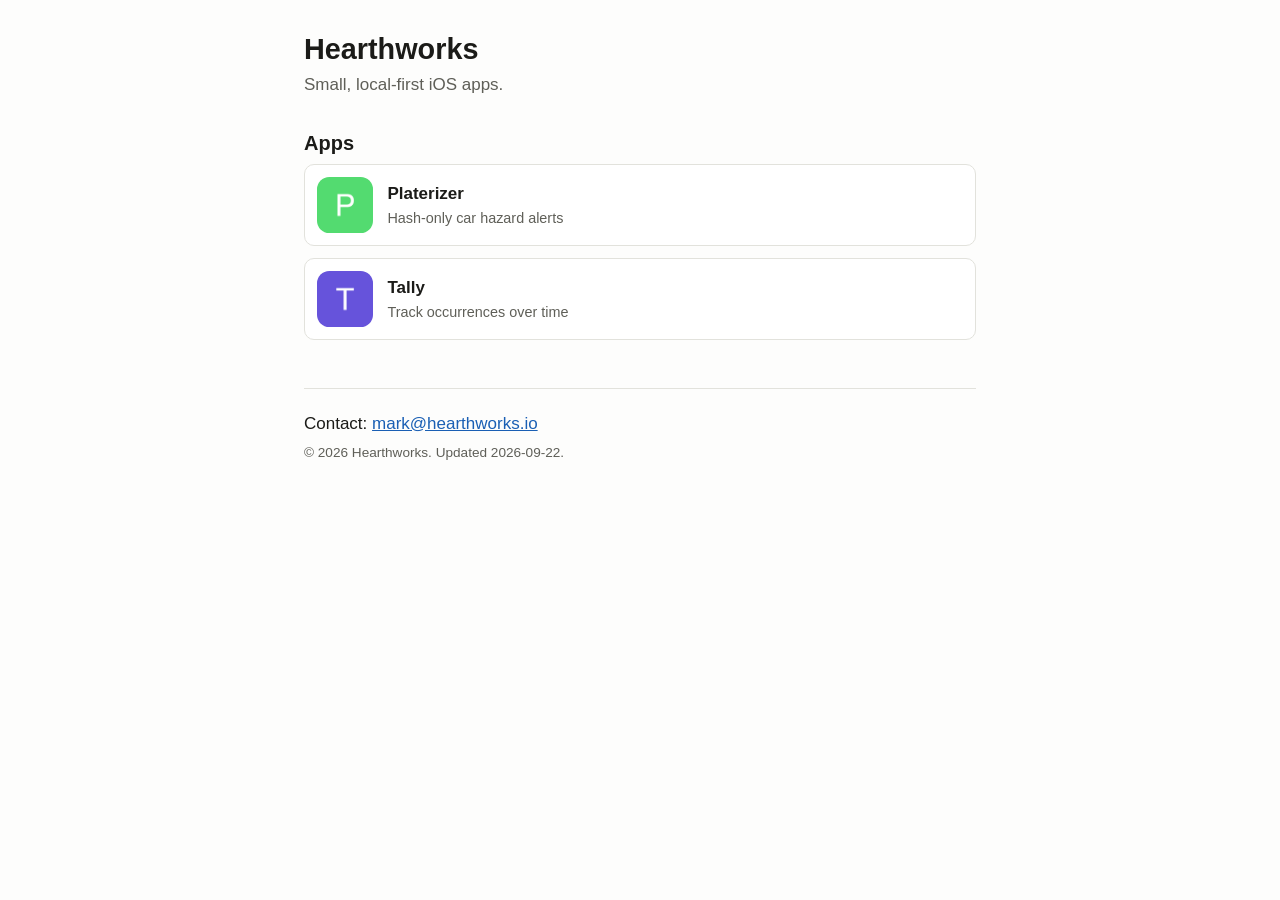
<file: index.html>
<!doctype html>
<html lang="en">
<head>
<meta charset="utf-8">
<meta name="viewport" content="width=device-width, initial-scale=1">
<title>Hearthworks</title>
<meta name="description" content="iOS apps by Hearthworks.">
<link rel="stylesheet" href="style.css">
</head>
<body>
<header>
<h1>Hearthworks</h1>
<p class="tagline">Small, local-first iOS apps.</p>
</header>
<main>
<h2>Apps</h2>
<ul class="apps">
<li><a href="plate-probe/"><img src="plate-probe/icon.png" alt="" width="56" height="56"><span><span class="name">Platerizer</span><span class="sub">Hash-only car hazard alerts</span></span></a></li>
<li><a href="tally/"><img src="tally/icon.png" alt="" width="56" height="56"><span><span class="name">Tally</span><span class="sub">Track occurrences over time</span></span></a></li>
</ul>
</main>
<footer>

<p>Contact: <a href="mailto:mark@hearthworks.io">mark@hearthworks.io</a></p>
<p class="fine">&copy; 2026 Hearthworks. Updated 2026-09-22.</p>
</footer>
</body>
</html>
</file>
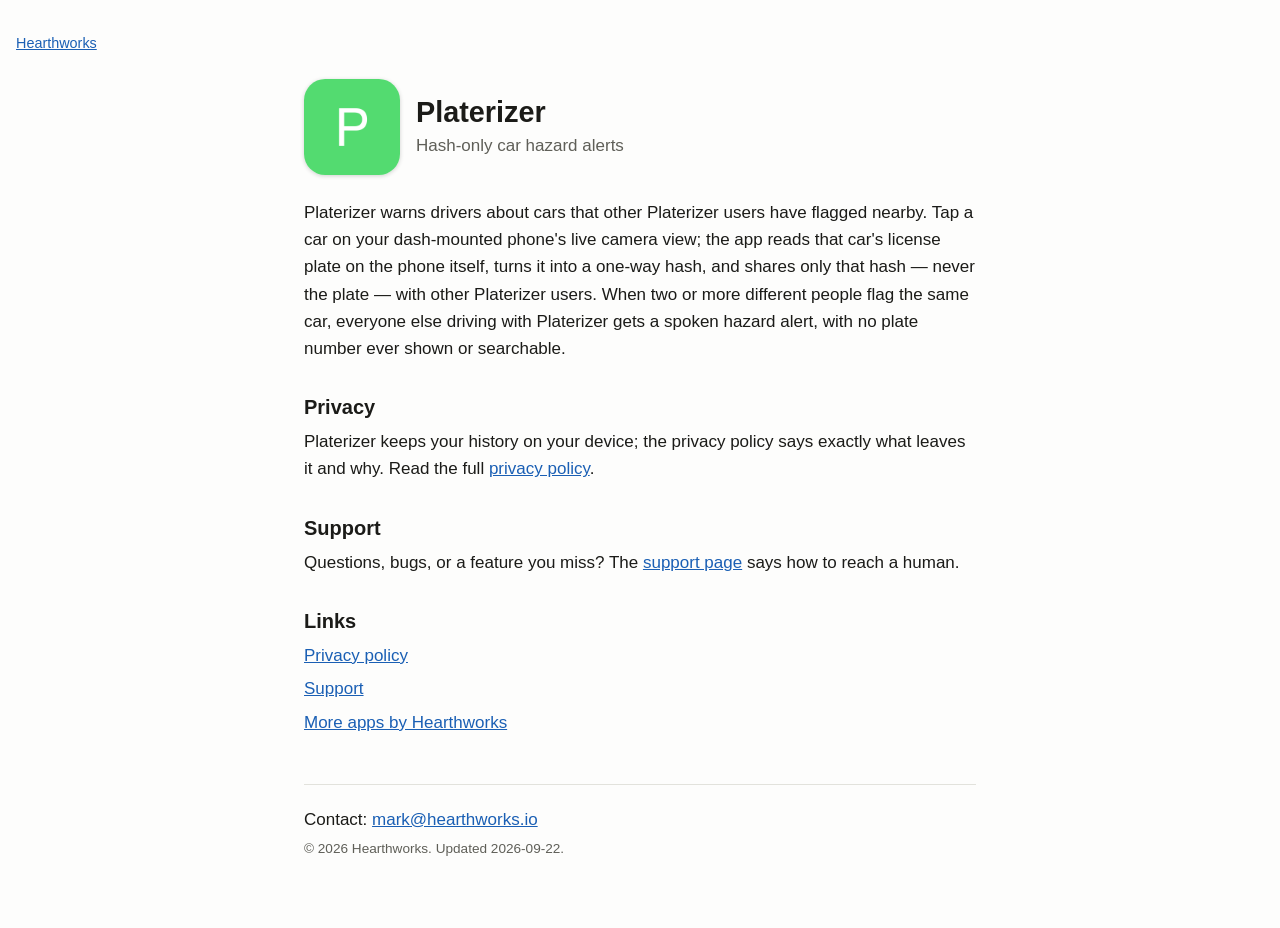
<file: plate-probe/index.html>
<!doctype html>
<html lang="en">
<head>
<meta charset="utf-8">
<meta name="viewport" content="width=device-width, initial-scale=1">
<title>Platerizer — Hearthworks</title>
<meta name="description" content="Platerizer warns drivers about cars that other Platerizer users have flagged nearby. Tap a car on your dash-mounted phone&#x27;s live camera view; the app reads that car&#x27;s license plate">
<link rel="stylesheet" href="../style.css">
</head>
<body>
<p class="nav"><a href="../">Hearthworks</a></p>
<header class="app-header">
<img class="icon" src="icon.png" alt="Platerizer app icon" width="96" height="96">
<div>
<h1>Platerizer</h1>
<p class="tagline">Hash-only car hazard alerts</p>
</div>
</header>
<main>
<p>Platerizer warns drivers about cars that other Platerizer users have flagged nearby. Tap a car on your dash-mounted phone's live camera view; the app reads that car's license plate on the phone itself, turns it into a one-way hash, and shares only that hash — never the plate — with other Platerizer users. When two or more different people flag the same car, everyone else driving with Platerizer gets a spoken hazard alert, with no plate number ever shown or searchable.</p>
<h2>Privacy</h2>
<p>Platerizer keeps your history on your device; the privacy policy says exactly what leaves it and why. Read the full
<a href="privacy.html">privacy policy</a>.</p>
<h2>Support</h2>
<p>Questions, bugs, or a feature you miss? The <a href="support.html">support page</a> says how to
reach a human.</p>
<h2>Links</h2>
<ul class="links">
<li><a href="privacy.html">Privacy policy</a></li>
<li><a href="support.html">Support</a></li>
<li><a href="../">More apps by Hearthworks</a></li>
</ul>
</main>
<footer>

<p>Contact: <a href="mailto:mark@hearthworks.io">mark@hearthworks.io</a></p>
<p class="fine">&copy; 2026 Hearthworks. Updated 2026-09-22.</p>
</footer>
</body>
</html>
</file>
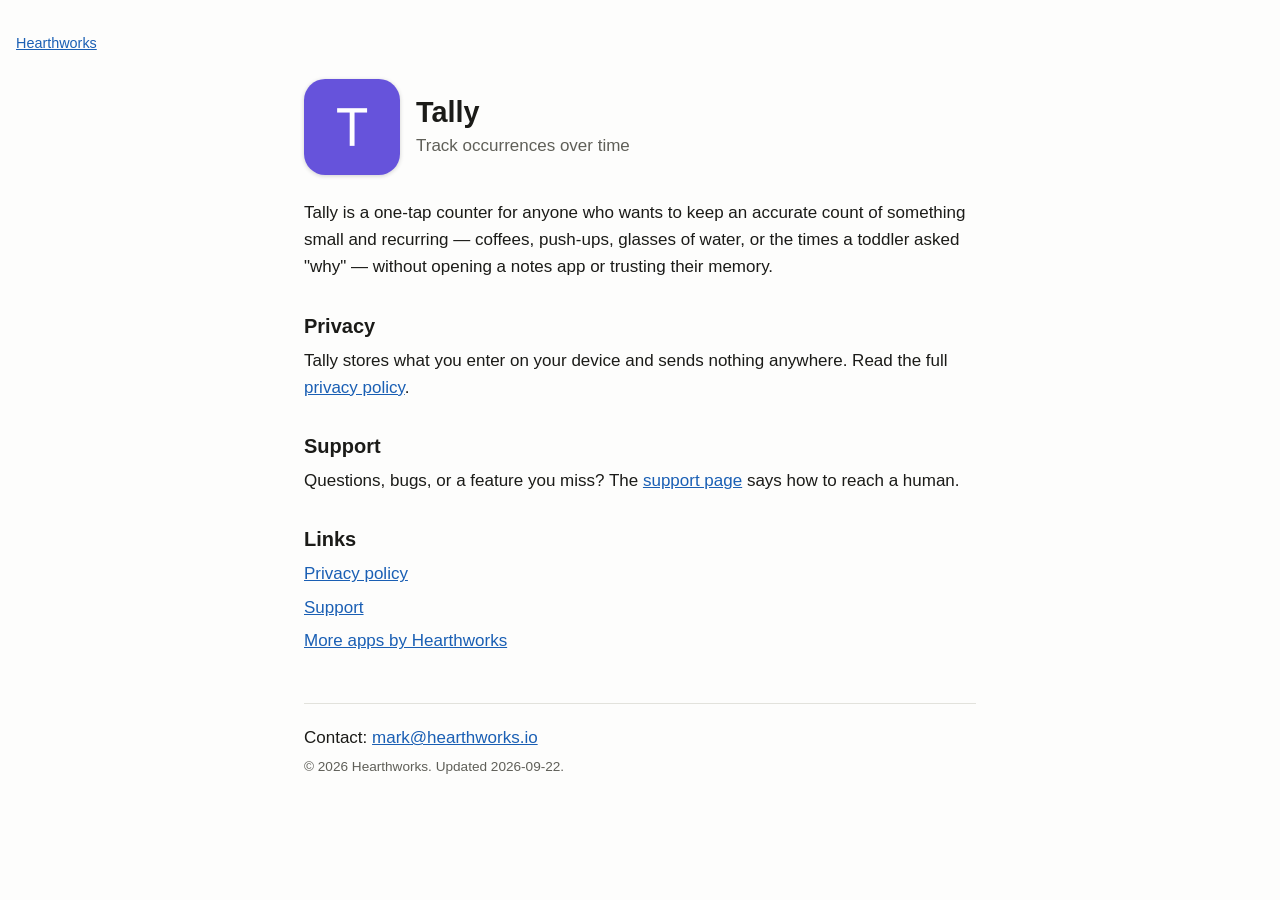
<file: tally/index.html>
<!doctype html>
<html lang="en">
<head>
<meta charset="utf-8">
<meta name="viewport" content="width=device-width, initial-scale=1">
<title>Tally — Hearthworks</title>
<meta name="description" content="Tally is a one-tap counter for anyone who wants to keep an accurate count of something small and recurring — coffees, push-ups, glasses of water, or the times a toddler asked &quot;why&quot;">
<link rel="stylesheet" href="../style.css">
</head>
<body>
<p class="nav"><a href="../">Hearthworks</a></p>
<header class="app-header">
<img class="icon" src="icon.png" alt="Tally app icon" width="96" height="96">
<div>
<h1>Tally</h1>
<p class="tagline">Track occurrences over time</p>
</div>
</header>
<main>
<p>Tally is a one-tap counter for anyone who wants to keep an accurate count of something small and recurring — coffees, push-ups, glasses of water, or the times a toddler asked "why" — without opening a notes app or trusting their memory.</p>
<h2>Privacy</h2>
<p>Tally stores what you enter on your device and sends nothing anywhere. Read the full
<a href="privacy.html">privacy policy</a>.</p>
<h2>Support</h2>
<p>Questions, bugs, or a feature you miss? The <a href="support.html">support page</a> says how to
reach a human.</p>
<h2>Links</h2>
<ul class="links">
<li><a href="privacy.html">Privacy policy</a></li>
<li><a href="support.html">Support</a></li>
<li><a href="../">More apps by Hearthworks</a></li>
</ul>
</main>
<footer>

<p>Contact: <a href="mailto:mark@hearthworks.io">mark@hearthworks.io</a></p>
<p class="fine">&copy; 2026 Hearthworks. Updated 2026-09-22.</p>
</footer>
</body>
</html>
</file>
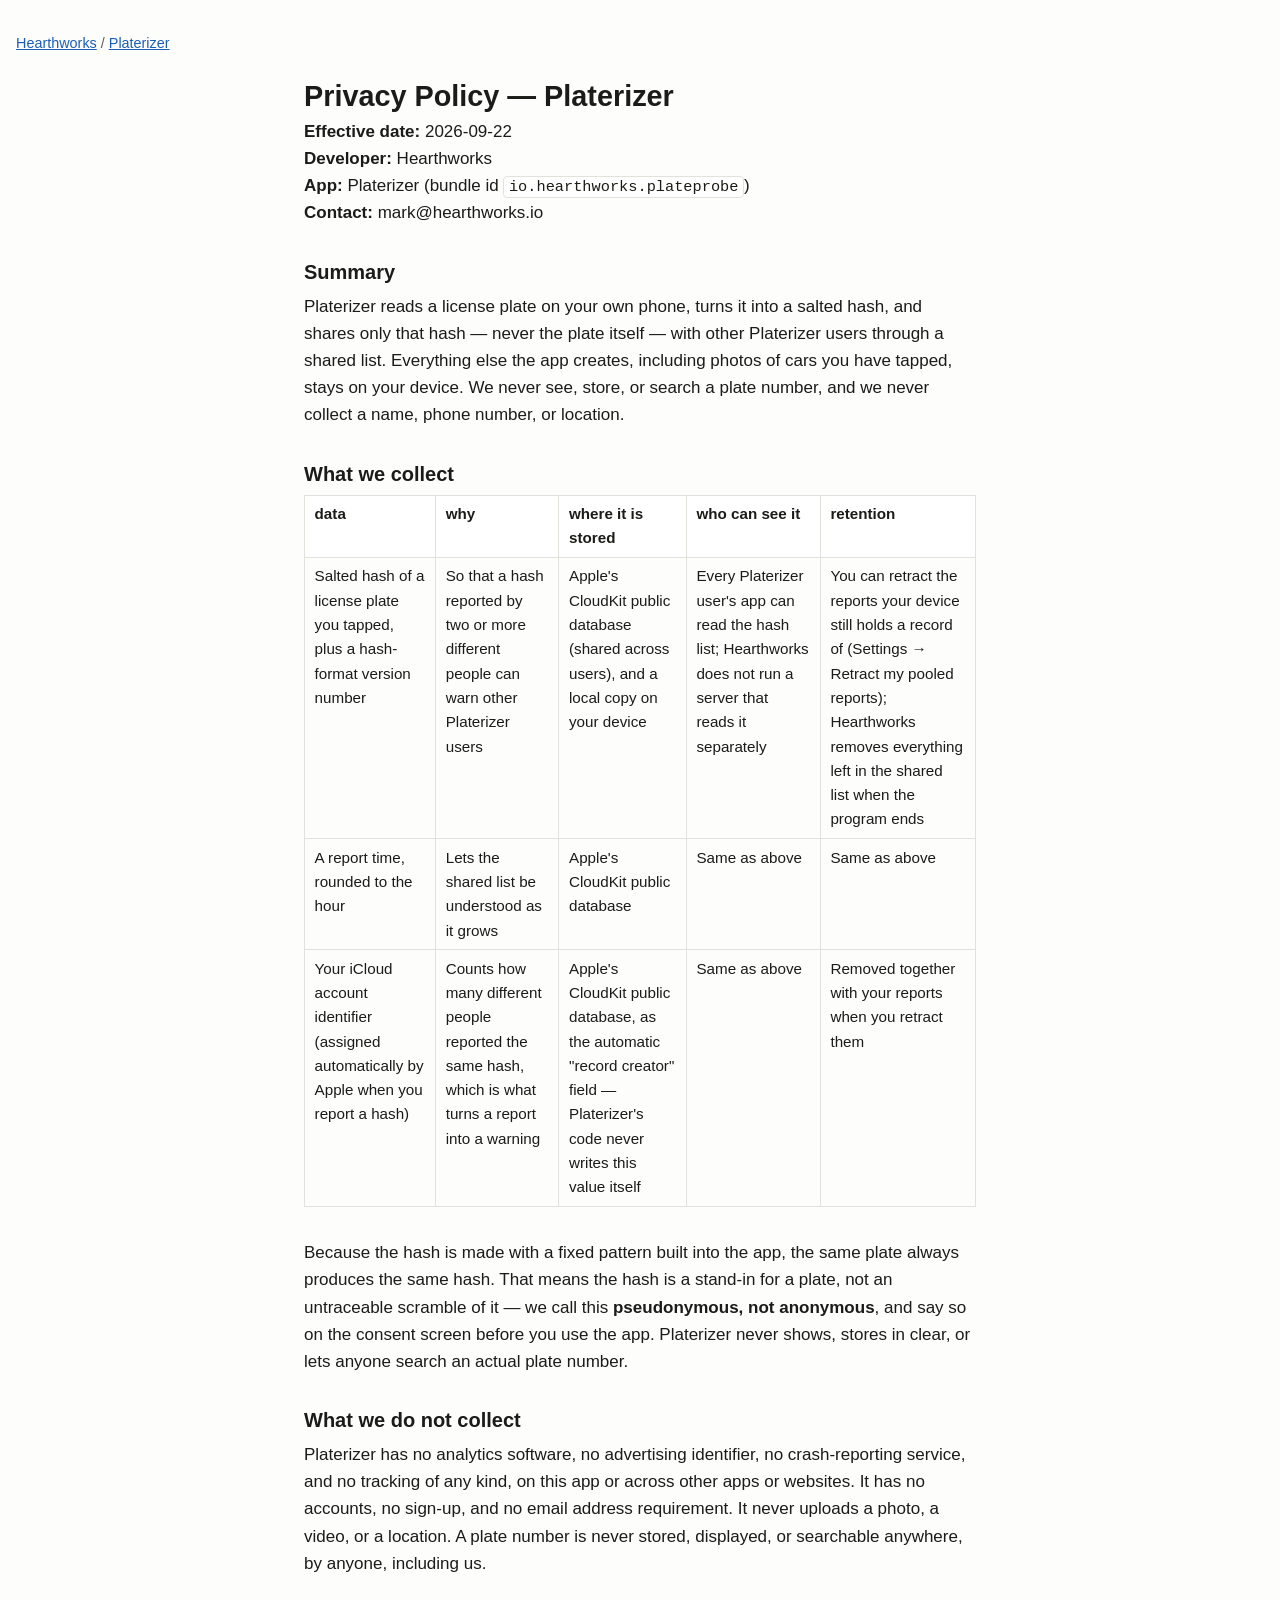
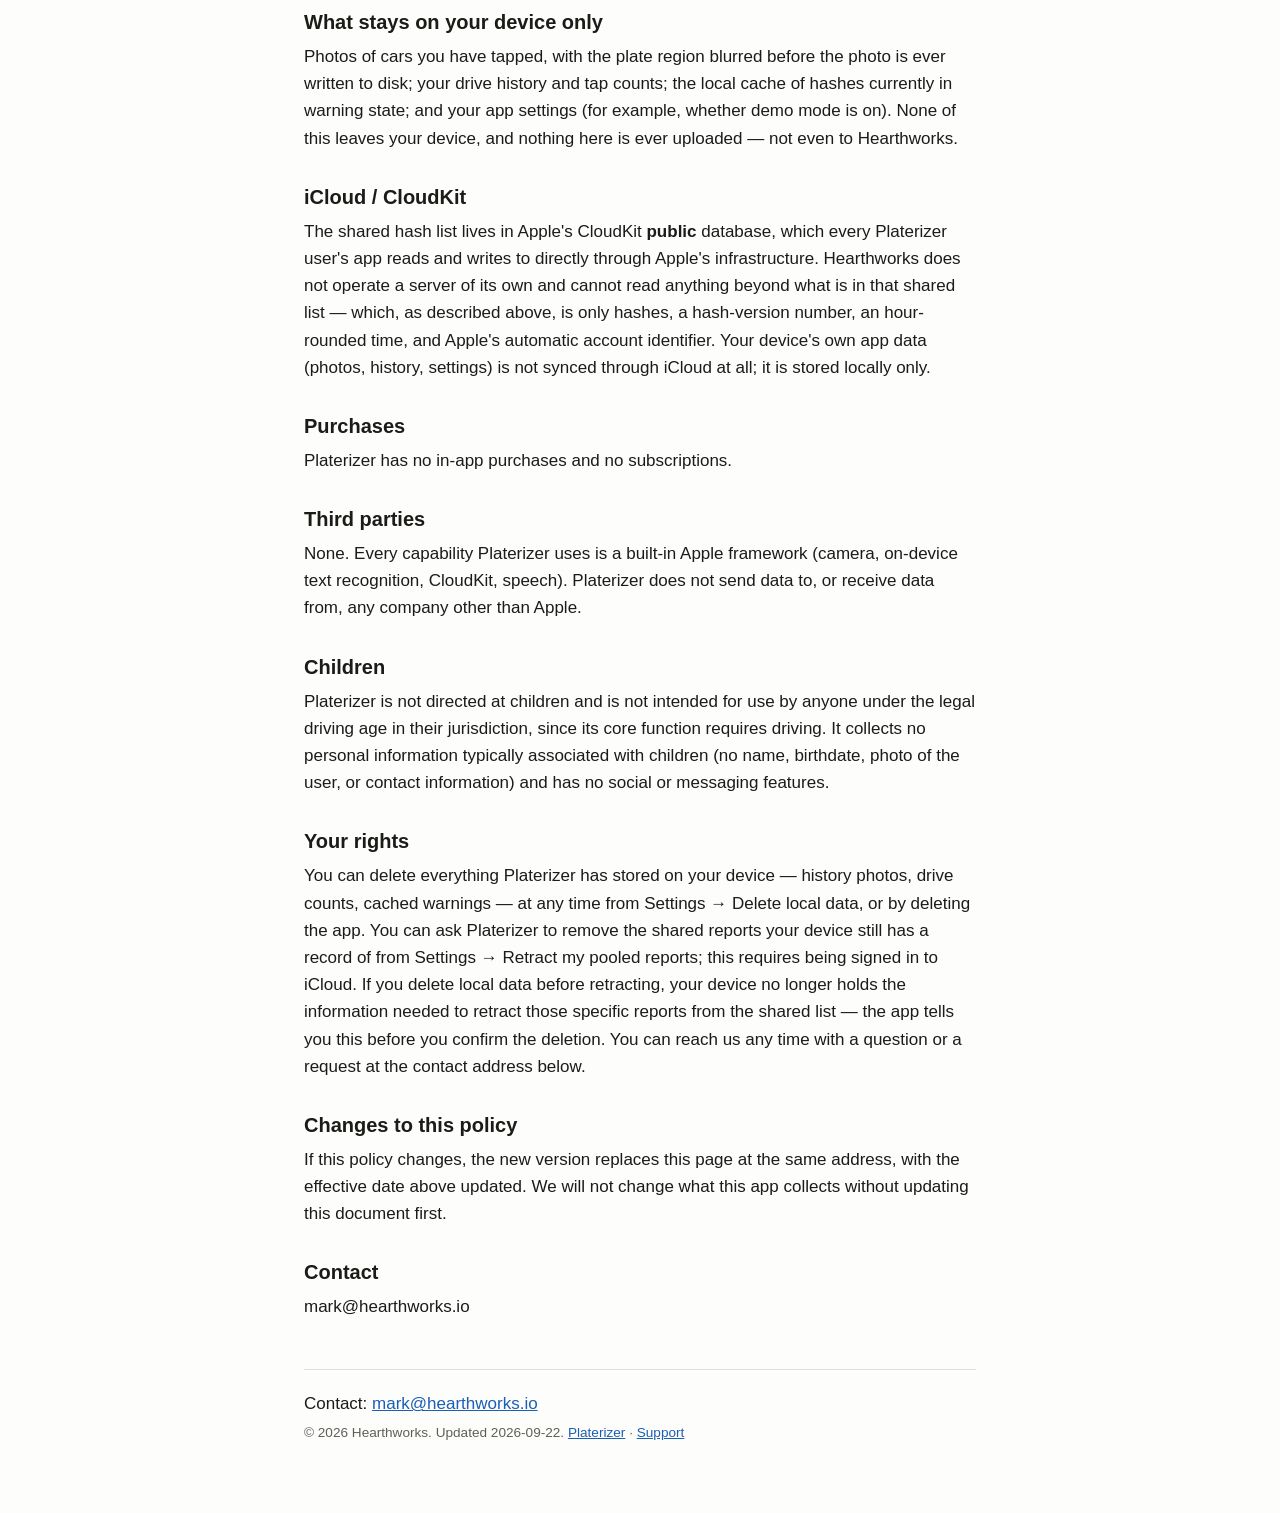
<file: plate-probe/privacy.html>
<!doctype html>
<html lang="en">
<head>
<meta charset="utf-8">
<meta name="viewport" content="width=device-width, initial-scale=1">
<title>Privacy Policy — Platerizer</title>
<meta name="description" content="Privacy policy for Platerizer by Hearthworks.">
<link rel="stylesheet" href="../style.css">
</head>
<body>
<p class="nav"><a href="../">Hearthworks</a> / <a href="./">Platerizer</a></p>
<main>
<h1>Privacy Policy — Platerizer</h1>
<p><strong>Effective date:</strong> 2026-09-22<br>
<strong>Developer:</strong> Hearthworks<br>
<strong>App:</strong> Platerizer (bundle id <code>io.hearthworks.plateprobe</code>)<br>
<strong>Contact:</strong> mark@hearthworks.io</p>
<h2>Summary</h2>
<p>Platerizer reads a license plate on your own phone, turns it into a salted hash, and shares only that hash — never the plate itself — with other Platerizer users through a shared list. Everything else the app creates, including photos of cars you have tapped, stays on your device. We never see, store, or search a plate number, and we never collect a name, phone number, or location.</p>
<h2>What we collect</h2>
<div class="table-wrap">
<table>
<thead>
<tr>
<th>data</th>
<th>why</th>
<th>where it is stored</th>
<th>who can see it</th>
<th>retention</th>
</tr>
</thead>
<tbody>
<tr>
<td>Salted hash of a license plate you tapped, plus a hash-format version number</td>
<td>So that a hash reported by two or more different people can warn other Platerizer users</td>
<td>Apple's CloudKit public database (shared across users), and a local copy on your device</td>
<td>Every Platerizer user's app can read the hash list; Hearthworks does not run a server that reads it separately</td>
<td>You can retract the reports your device still holds a record of (Settings → Retract my pooled reports); Hearthworks removes everything left in the shared list when the program ends</td>
</tr>
<tr>
<td>A report time, rounded to the hour</td>
<td>Lets the shared list be understood as it grows</td>
<td>Apple's CloudKit public database</td>
<td>Same as above</td>
<td>Same as above</td>
</tr>
<tr>
<td>Your iCloud account identifier (assigned automatically by Apple when you report a hash)</td>
<td>Counts how many different people reported the same hash, which is what turns a report into a warning</td>
<td>Apple's CloudKit public database, as the automatic "record creator" field — Platerizer's code never writes this value itself</td>
<td>Same as above</td>
<td>Removed together with your reports when you retract them</td>
</tr>
</tbody>
</table>
</div>
<p>Because the hash is made with a fixed pattern built into the app, the same plate always produces the same hash. That means the hash is a stand-in for a plate, not an untraceable scramble of it — we call this <strong>pseudonymous, not anonymous</strong>, and say so on the consent screen before you use the app. Platerizer never shows, stores in clear, or lets anyone search an actual plate number.</p>
<h2>What we do not collect</h2>
<p>Platerizer has no analytics software, no advertising identifier, no crash-reporting service, and no tracking of any kind, on this app or across other apps or websites. It has no accounts, no sign-up, and no email address requirement. It never uploads a photo, a video, or a location. A plate number is never stored, displayed, or searchable anywhere, by anyone, including us.</p>
<h2>What stays on your device only</h2>
<p>Photos of cars you have tapped, with the plate region blurred before the photo is ever written to disk; your drive history and tap counts; the local cache of hashes currently in warning state; and your app settings (for example, whether demo mode is on). None of this leaves your device, and nothing here is ever uploaded — not even to Hearthworks.</p>
<h2>iCloud / CloudKit</h2>
<p>The shared hash list lives in Apple's CloudKit <strong>public</strong> database, which every Platerizer user's app reads and writes to directly through Apple's infrastructure. Hearthworks does not operate a server of its own and cannot read anything beyond what is in that shared list — which, as described above, is only hashes, a hash-version number, an hour-rounded time, and Apple's automatic account identifier. Your device's own app data (photos, history, settings) is not synced through iCloud at all; it is stored locally only.</p>
<h2>Purchases</h2>
<p>Platerizer has no in-app purchases and no subscriptions.</p>
<h2>Third parties</h2>
<p>None. Every capability Platerizer uses is a built-in Apple framework (camera, on-device text recognition, CloudKit, speech). Platerizer does not send data to, or receive data from, any company other than Apple.</p>
<h2>Children</h2>
<p>Platerizer is not directed at children and is not intended for use by anyone under the legal driving age in their jurisdiction, since its core function requires driving. It collects no personal information typically associated with children (no name, birthdate, photo of the user, or contact information) and has no social or messaging features.</p>
<h2>Your rights</h2>
<p>You can delete everything Platerizer has stored on your device — history photos, drive counts, cached warnings — at any time from Settings → Delete local data, or by deleting the app. You can ask Platerizer to remove the shared reports your device still has a record of from Settings → Retract my pooled reports; this requires being signed in to iCloud. If you delete local data before retracting, your device no longer holds the information needed to retract those specific reports from the shared list — the app tells you this before you confirm the deletion. You can reach us any time with a question or a request at the contact address below.</p>
<h2>Changes to this policy</h2>
<p>If this policy changes, the new version replaces this page at the same address, with the effective date above updated. We will not change what this app collects without updating this document first.</p>
<h2>Contact</h2>
<p>mark@hearthworks.io</p>
</main>
<footer>

<p>Contact: <a href="mailto:mark@hearthworks.io">mark@hearthworks.io</a></p>
<p class="fine">&copy; 2026 Hearthworks. Updated 2026-09-22.
<a href="./">Platerizer</a> &middot; <a href="support.html">Support</a></p>
</footer>
</body>
</html>
</file>
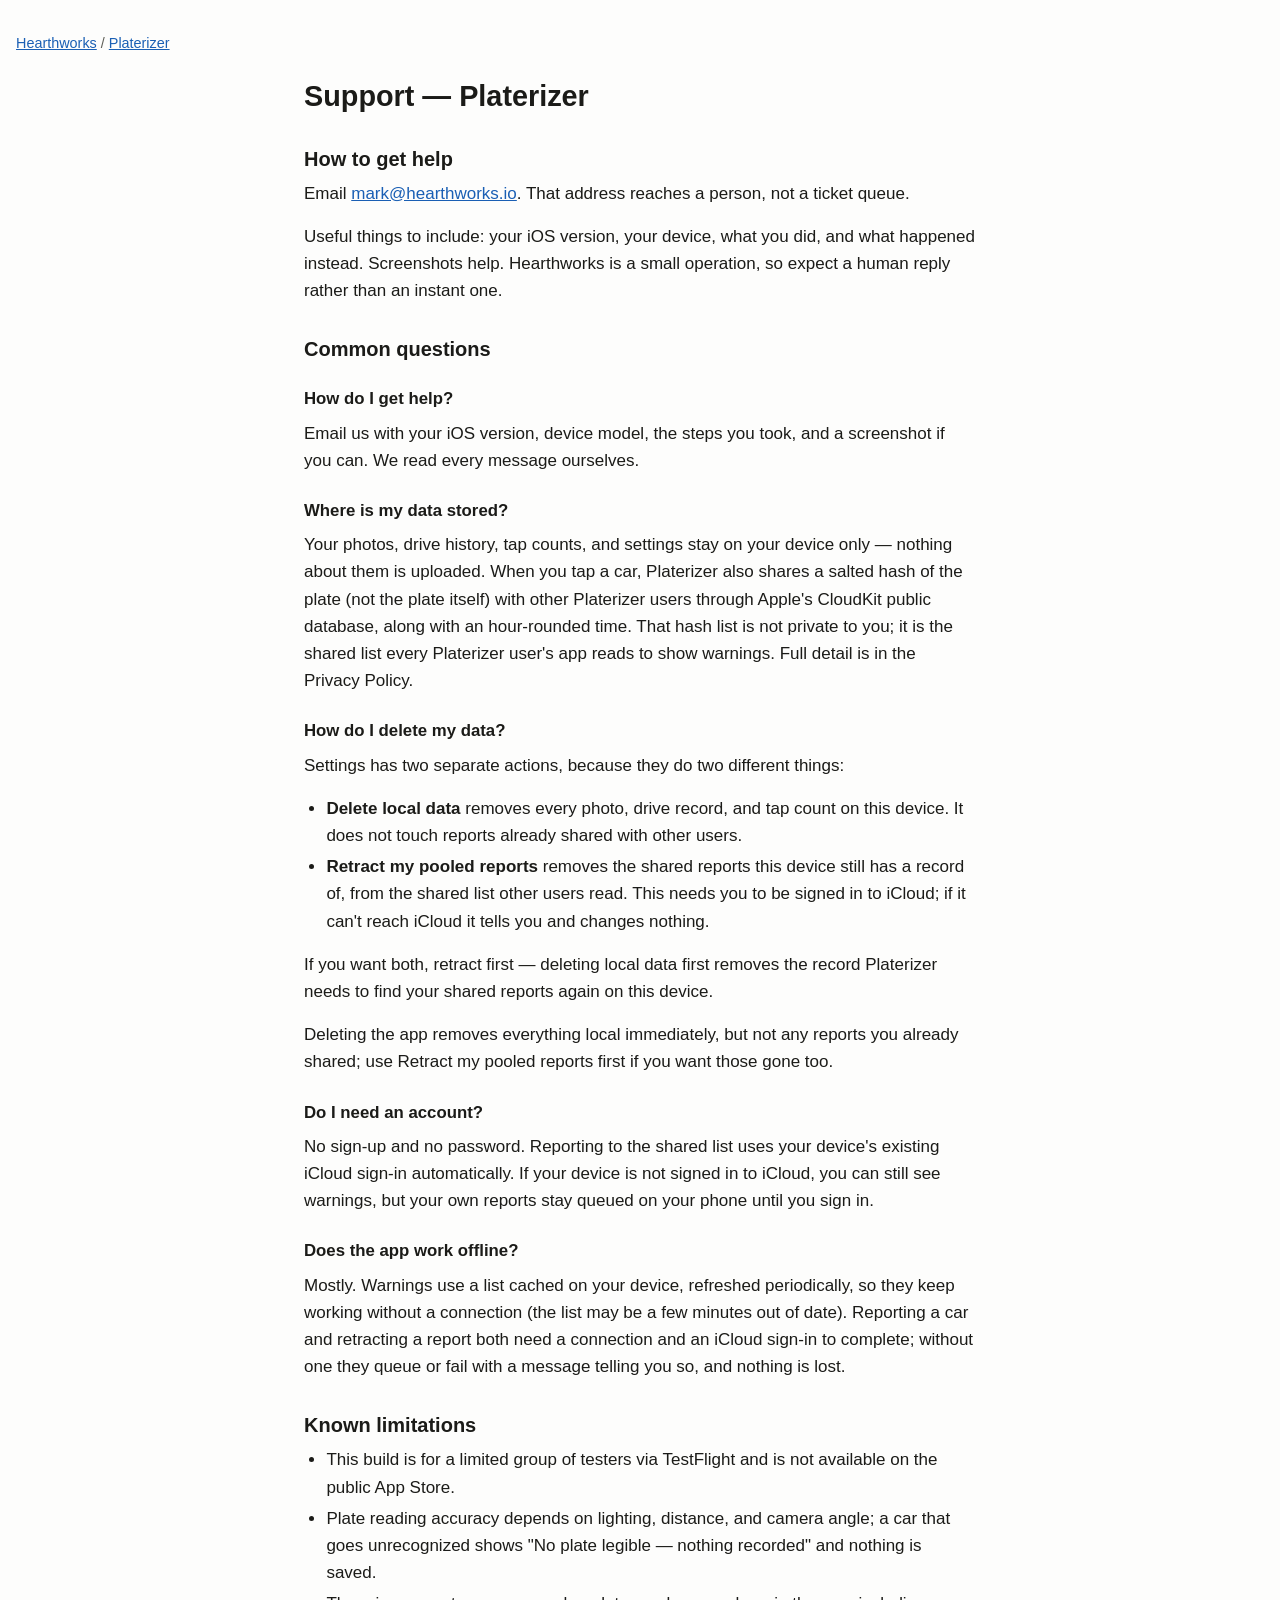
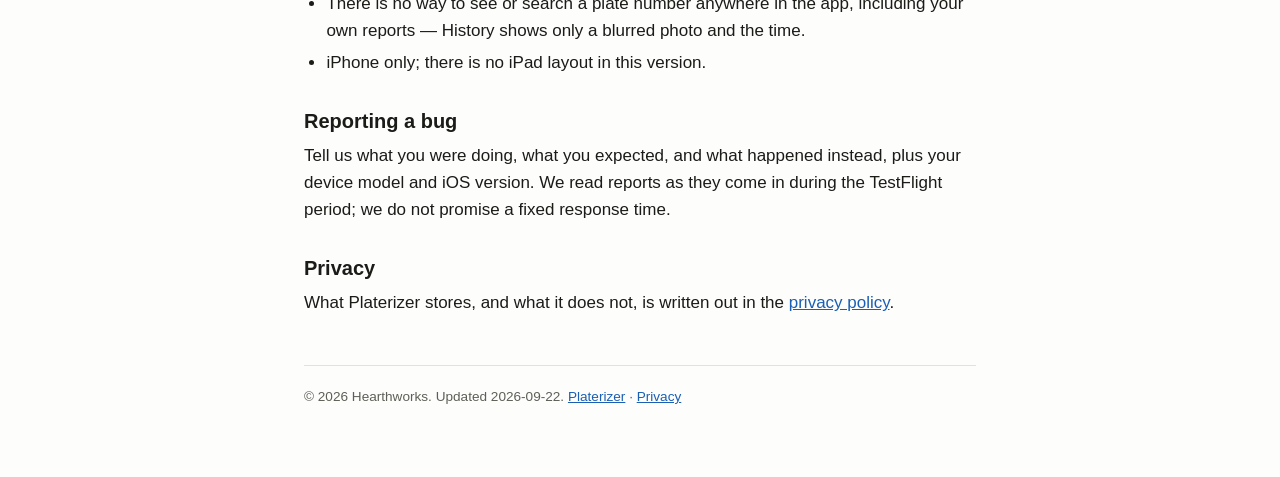
<file: plate-probe/support.html>
<!doctype html>
<html lang="en">
<head>
<meta charset="utf-8">
<meta name="viewport" content="width=device-width, initial-scale=1">
<title>Support — Platerizer</title>
<meta name="description" content="Support and FAQ for Platerizer by Hearthworks.">
<link rel="stylesheet" href="../style.css">
</head>
<body>
<p class="nav"><a href="../">Hearthworks</a> / <a href="./">Platerizer</a></p>
<main>
<h1>Support — Platerizer</h1>
<h2>How to get help</h2>
<p>Email <a href="mailto:mark@hearthworks.io">mark@hearthworks.io</a>. That address reaches a person, not a ticket queue.</p>
<p>Useful things to include: your iOS version, your device, what you did, and what happened
instead. Screenshots help. Hearthworks is a small operation, so expect a human reply rather than
an instant one.</p>
<h2>Common questions</h2>
<h3>How do I get help?</h3>
<p>Email us with your iOS version, device model, the steps you took, and a screenshot if you can. We read every message ourselves.</p>
<h3>Where is my data stored?</h3>
<p>Your photos, drive history, tap counts, and settings stay on your device only — nothing about them is uploaded. When you tap a car, Platerizer also shares a salted hash of the plate (not the plate itself) with other Platerizer users through Apple's CloudKit public database, along with an hour-rounded time. That hash list is not private to you; it is the shared list every Platerizer user's app reads to show warnings. Full detail is in the Privacy Policy.</p>
<h3>How do I delete my data?</h3>
<p>Settings has two separate actions, because they do two different things:</p>
<ul>
<li><strong>Delete local data</strong> removes every photo, drive record, and tap count on this device. It does not touch reports already shared with other users.</li>
<li><strong>Retract my pooled reports</strong> removes the shared reports this device still has a record of, from the shared list other users read. This needs you to be signed in to iCloud; if it can't reach iCloud it tells you and changes nothing.</li>
</ul>
<p>If you want both, retract first — deleting local data first removes the record Platerizer needs to find your shared reports again on this device.</p>
<p>Deleting the app removes everything local immediately, but not any reports you already shared; use Retract my pooled reports first if you want those gone too.</p>
<h3>Do I need an account?</h3>
<p>No sign-up and no password. Reporting to the shared list uses your device's existing iCloud sign-in automatically. If your device is not signed in to iCloud, you can still see warnings, but your own reports stay queued on your phone until you sign in.</p>
<h3>Does the app work offline?</h3>
<p>Mostly. Warnings use a list cached on your device, refreshed periodically, so they keep working without a connection (the list may be a few minutes out of date). Reporting a car and retracting a report both need a connection and an iCloud sign-in to complete; without one they queue or fail with a message telling you so, and nothing is lost.</p>
<h2>Known limitations</h2>
<ul>
<li>This build is for a limited group of testers via TestFlight and is not available on the public App Store.</li>
<li>Plate reading accuracy depends on lighting, distance, and camera angle; a car that goes unrecognized shows "No plate legible — nothing recorded" and nothing is saved.</li>
<li>There is no way to see or search a plate number anywhere in the app, including your own reports — History shows only a blurred photo and the time.</li>
<li>iPhone only; there is no iPad layout in this version.</li>
</ul>
<h2>Reporting a bug</h2>
<p>Tell us what you were doing, what you expected, and what happened instead, plus your device model and iOS version. We read reports as they come in during the TestFlight period; we do not promise a fixed response time.</p>
<h2>Privacy</h2>
<p>What Platerizer stores, and what it does not, is written out in the
<a href="privacy.html">privacy policy</a>.</p>
</main>
<footer>

<p class="fine">&copy; 2026 Hearthworks. Updated 2026-09-22.
<a href="./">Platerizer</a> &middot; <a href="privacy.html">Privacy</a></p>
</footer>
</body>
</html>
</file>
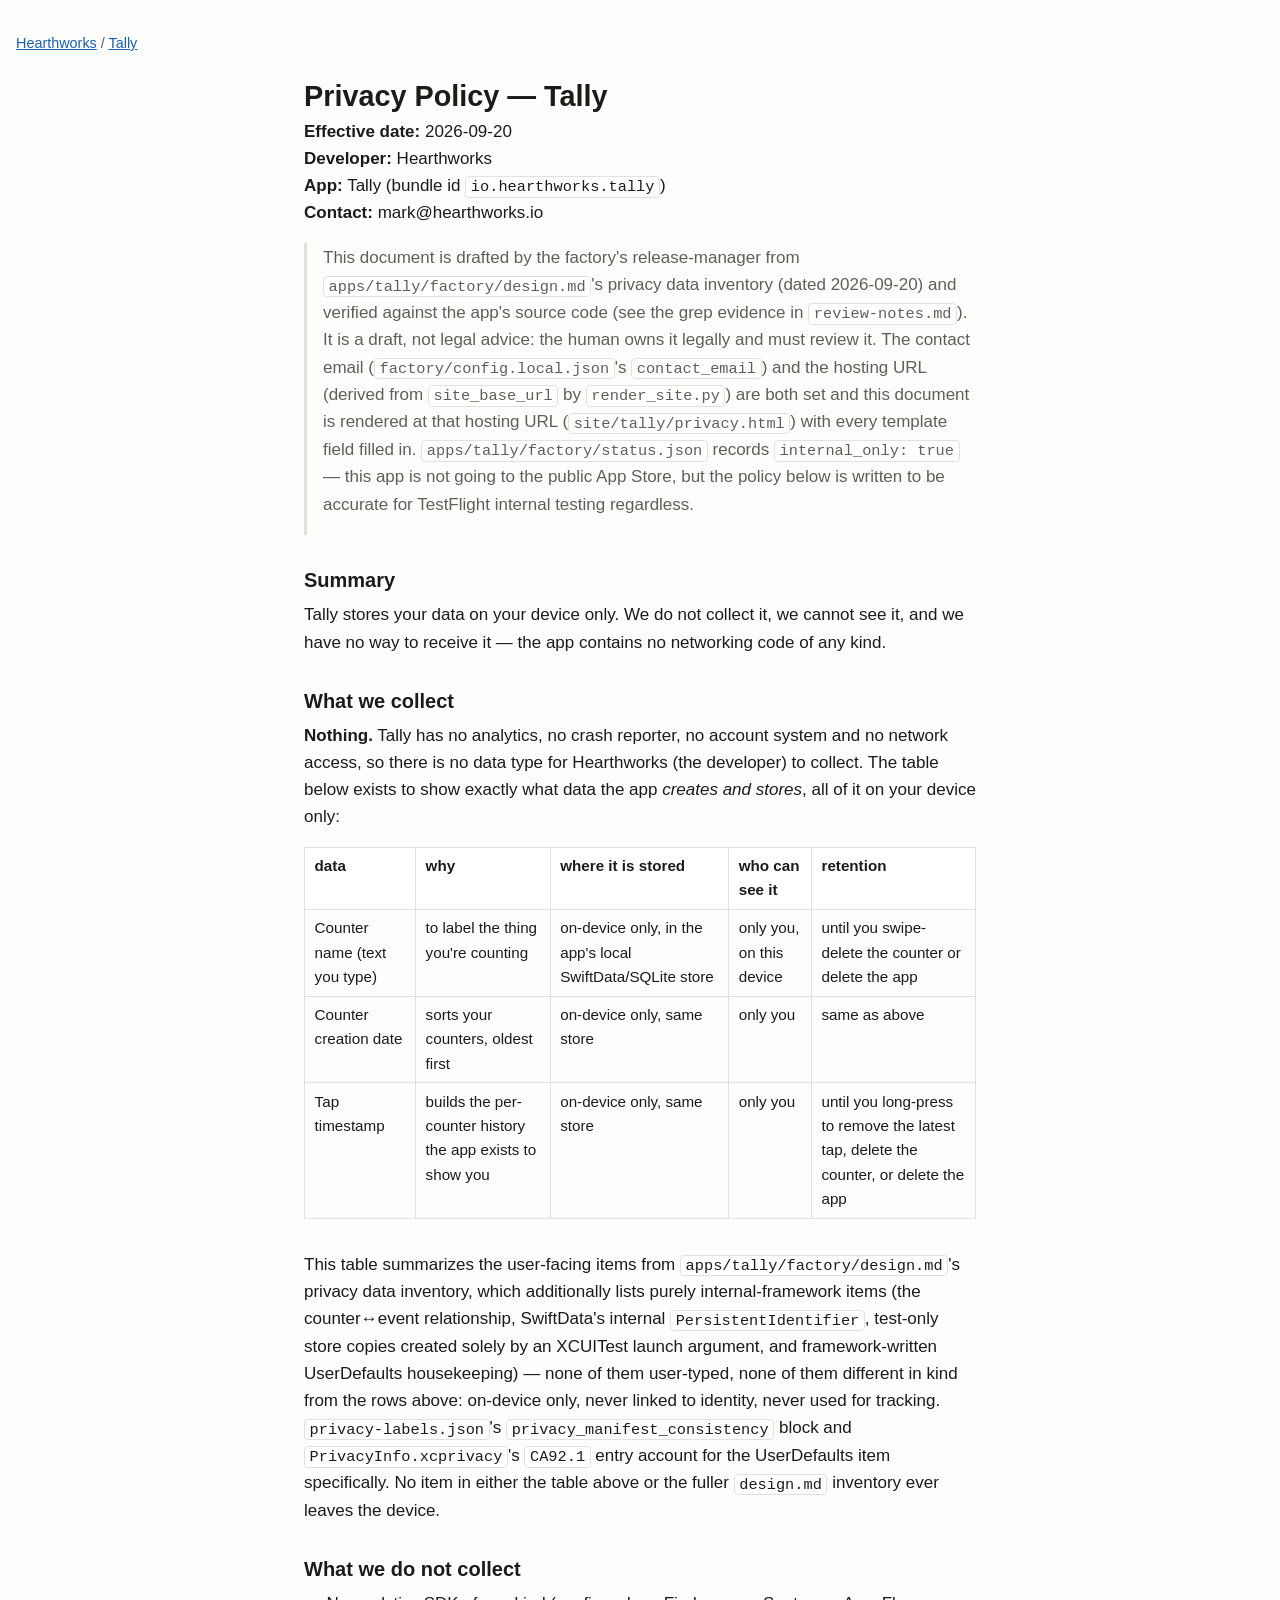
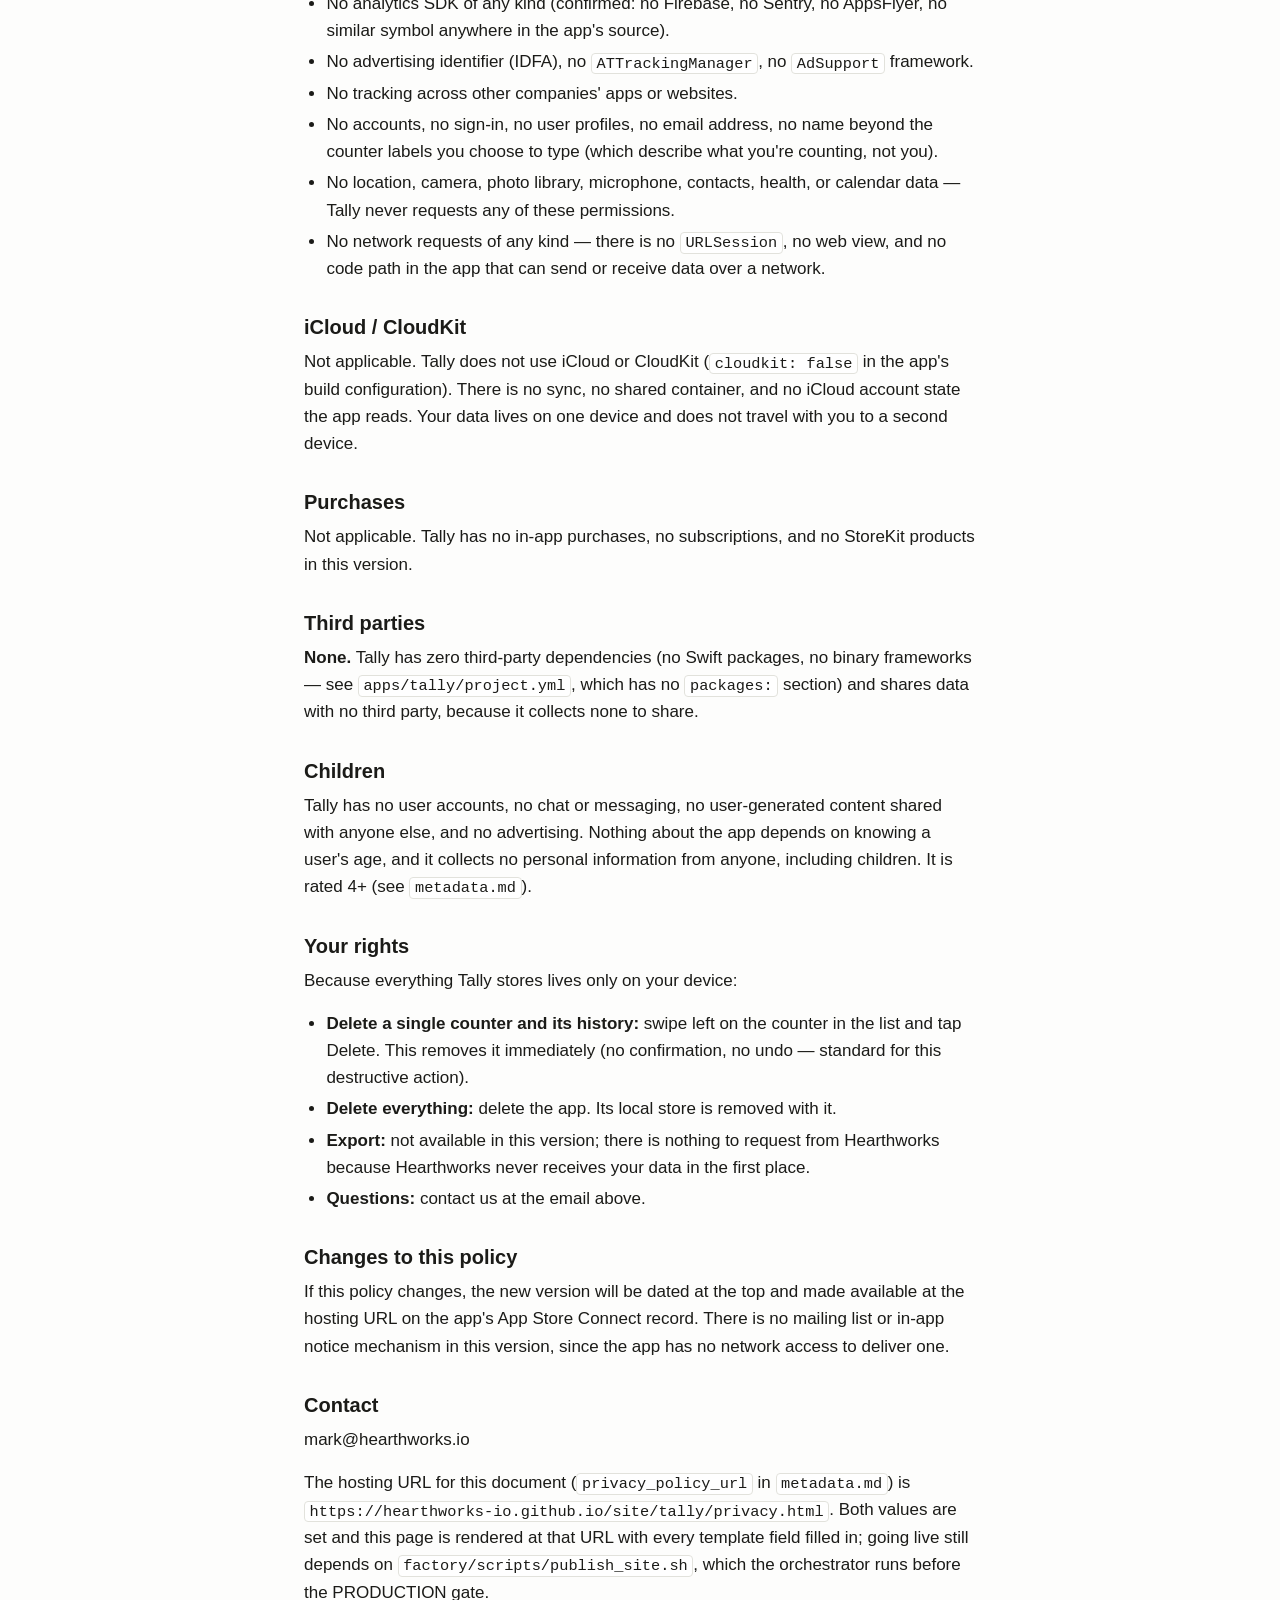
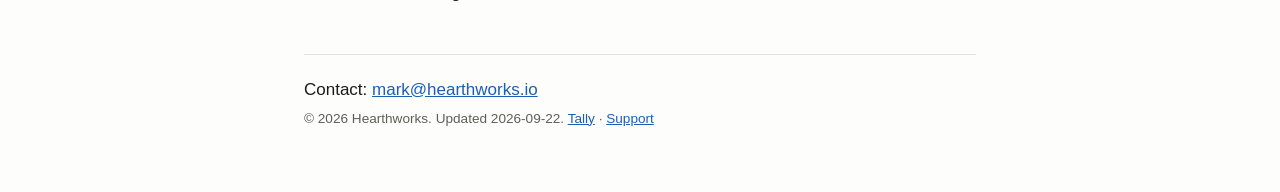
<file: tally/privacy.html>
<!doctype html>
<html lang="en">
<head>
<meta charset="utf-8">
<meta name="viewport" content="width=device-width, initial-scale=1">
<title>Privacy Policy — Tally</title>
<meta name="description" content="Privacy policy for Tally by Hearthworks.">
<link rel="stylesheet" href="../style.css">
</head>
<body>
<p class="nav"><a href="../">Hearthworks</a> / <a href="./">Tally</a></p>
<main>
<h1>Privacy Policy — Tally</h1>
<p><strong>Effective date:</strong> 2026-09-20<br>
<strong>Developer:</strong> Hearthworks<br>
<strong>App:</strong> Tally (bundle id <code>io.hearthworks.tally</code>)<br>
<strong>Contact:</strong> mark@hearthworks.io</p>
<blockquote>
<p>This document is drafted by the factory's release-manager from <code>apps/tally/factory/design.md</code>'s privacy data inventory (dated 2026-09-20) and verified against the app's source code (see the grep evidence in <code>review-notes.md</code>). It is a draft, not legal advice: the human owns it legally and must review it. The contact email (<code>factory/config.local.json</code>'s <code>contact_email</code>) and the hosting URL (derived from <code>site_base_url</code> by <code>render_site.py</code>) are both set and this document is rendered at that hosting URL (<code>site/tally/privacy.html</code>) with every template field filled in. <code>apps/tally/factory/status.json</code> records <code>internal_only: true</code> — this app is not going to the public App Store, but the policy below is written to be accurate for TestFlight internal testing regardless.</p>
</blockquote>
<h2>Summary</h2>
<p>Tally stores your data on your device only. We do not collect it, we cannot see it, and we have no way to receive it — the app contains no networking code of any kind.</p>
<h2>What we collect</h2>
<p><strong>Nothing.</strong> Tally has no analytics, no crash reporter, no account system and no network access, so there is no data type for Hearthworks (the developer) to collect. The table below exists to show exactly what data the app <em>creates and stores</em>, all of it on your device only:</p>
<div class="table-wrap">
<table>
<thead>
<tr>
<th>data</th>
<th>why</th>
<th>where it is stored</th>
<th>who can see it</th>
<th>retention</th>
</tr>
</thead>
<tbody>
<tr>
<td>Counter name (text you type)</td>
<td>to label the thing you're counting</td>
<td>on-device only, in the app's local SwiftData/SQLite store</td>
<td>only you, on this device</td>
<td>until you swipe-delete the counter or delete the app</td>
</tr>
<tr>
<td>Counter creation date</td>
<td>sorts your counters, oldest first</td>
<td>on-device only, same store</td>
<td>only you</td>
<td>same as above</td>
</tr>
<tr>
<td>Tap timestamp</td>
<td>builds the per-counter history the app exists to show you</td>
<td>on-device only, same store</td>
<td>only you</td>
<td>until you long-press to remove the latest tap, delete the counter, or delete the app</td>
</tr>
</tbody>
</table>
</div>
<p>This table summarizes the user-facing items from <code>apps/tally/factory/design.md</code>'s privacy data inventory, which additionally lists purely internal-framework items (the counter↔event relationship, SwiftData's internal <code>PersistentIdentifier</code>, test-only store copies created solely by an XCUITest launch argument, and framework-written UserDefaults housekeeping) — none of them user-typed, none of them different in kind from the rows above: on-device only, never linked to identity, never used for tracking. <code>privacy-labels.json</code>'s <code>privacy_manifest_consistency</code> block and <code>PrivacyInfo.xcprivacy</code>'s <code>CA92.1</code> entry account for the UserDefaults item specifically. No item in either the table above or the fuller <code>design.md</code> inventory ever leaves the device.</p>
<h2>What we do not collect</h2>
<ul>
<li>No analytics SDK of any kind (confirmed: no Firebase, no Sentry, no AppsFlyer, no similar symbol anywhere in the app's source).</li>
<li>No advertising identifier (IDFA), no <code>ATTrackingManager</code>, no <code>AdSupport</code> framework.</li>
<li>No tracking across other companies' apps or websites.</li>
<li>No accounts, no sign-in, no user profiles, no email address, no name beyond the counter labels you choose to type (which describe what you're counting, not you).</li>
<li>No location, camera, photo library, microphone, contacts, health, or calendar data — Tally never requests any of these permissions.</li>
<li>No network requests of any kind — there is no <code>URLSession</code>, no web view, and no code path in the app that can send or receive data over a network.</li>
</ul>
<h2>iCloud / CloudKit</h2>
<p>Not applicable. Tally does not use iCloud or CloudKit (<code>cloudkit: false</code> in the app's build configuration). There is no sync, no shared container, and no iCloud account state the app reads. Your data lives on one device and does not travel with you to a second device.</p>
<h2>Purchases</h2>
<p>Not applicable. Tally has no in-app purchases, no subscriptions, and no StoreKit products in this version.</p>
<h2>Third parties</h2>
<p><strong>None.</strong> Tally has zero third-party dependencies (no Swift packages, no binary frameworks — see <code>apps/tally/project.yml</code>, which has no <code>packages:</code> section) and shares data with no third party, because it collects none to share.</p>
<h2>Children</h2>
<p>Tally has no user accounts, no chat or messaging, no user-generated content shared with anyone else, and no advertising. Nothing about the app depends on knowing a user's age, and it collects no personal information from anyone, including children. It is rated 4+ (see <code>metadata.md</code>).</p>
<h2>Your rights</h2>
<p>Because everything Tally stores lives only on your device:</p>
<ul>
<li><strong>Delete a single counter and its history:</strong> swipe left on the counter in the list and tap Delete. This removes it immediately (no confirmation, no undo — standard for this destructive action).</li>
<li><strong>Delete everything:</strong> delete the app. Its local store is removed with it.</li>
<li><strong>Export:</strong> not available in this version; there is nothing to request from Hearthworks because Hearthworks never receives your data in the first place.</li>
<li><strong>Questions:</strong> contact us at the email above.</li>
</ul>
<h2>Changes to this policy</h2>
<p>If this policy changes, the new version will be dated at the top and made available at the hosting URL on the app's App Store Connect record. There is no mailing list or in-app notice mechanism in this version, since the app has no network access to deliver one.</p>
<h2>Contact</h2>
<p>mark@hearthworks.io</p>
<p>The hosting URL for this document (<code>privacy_policy_url</code> in <code>metadata.md</code>) is <code>https://hearthworks-io.github.io/site/tally/privacy.html</code>. Both values are set and this page is rendered at that URL with every template field filled in; going live still depends on <code>factory/scripts/publish_site.sh</code>, which the orchestrator runs before the PRODUCTION gate.</p>
</main>
<footer>

<p>Contact: <a href="mailto:mark@hearthworks.io">mark@hearthworks.io</a></p>
<p class="fine">&copy; 2026 Hearthworks. Updated 2026-09-22.
<a href="./">Tally</a> &middot; <a href="support.html">Support</a></p>
</footer>
</body>
</html>
</file>
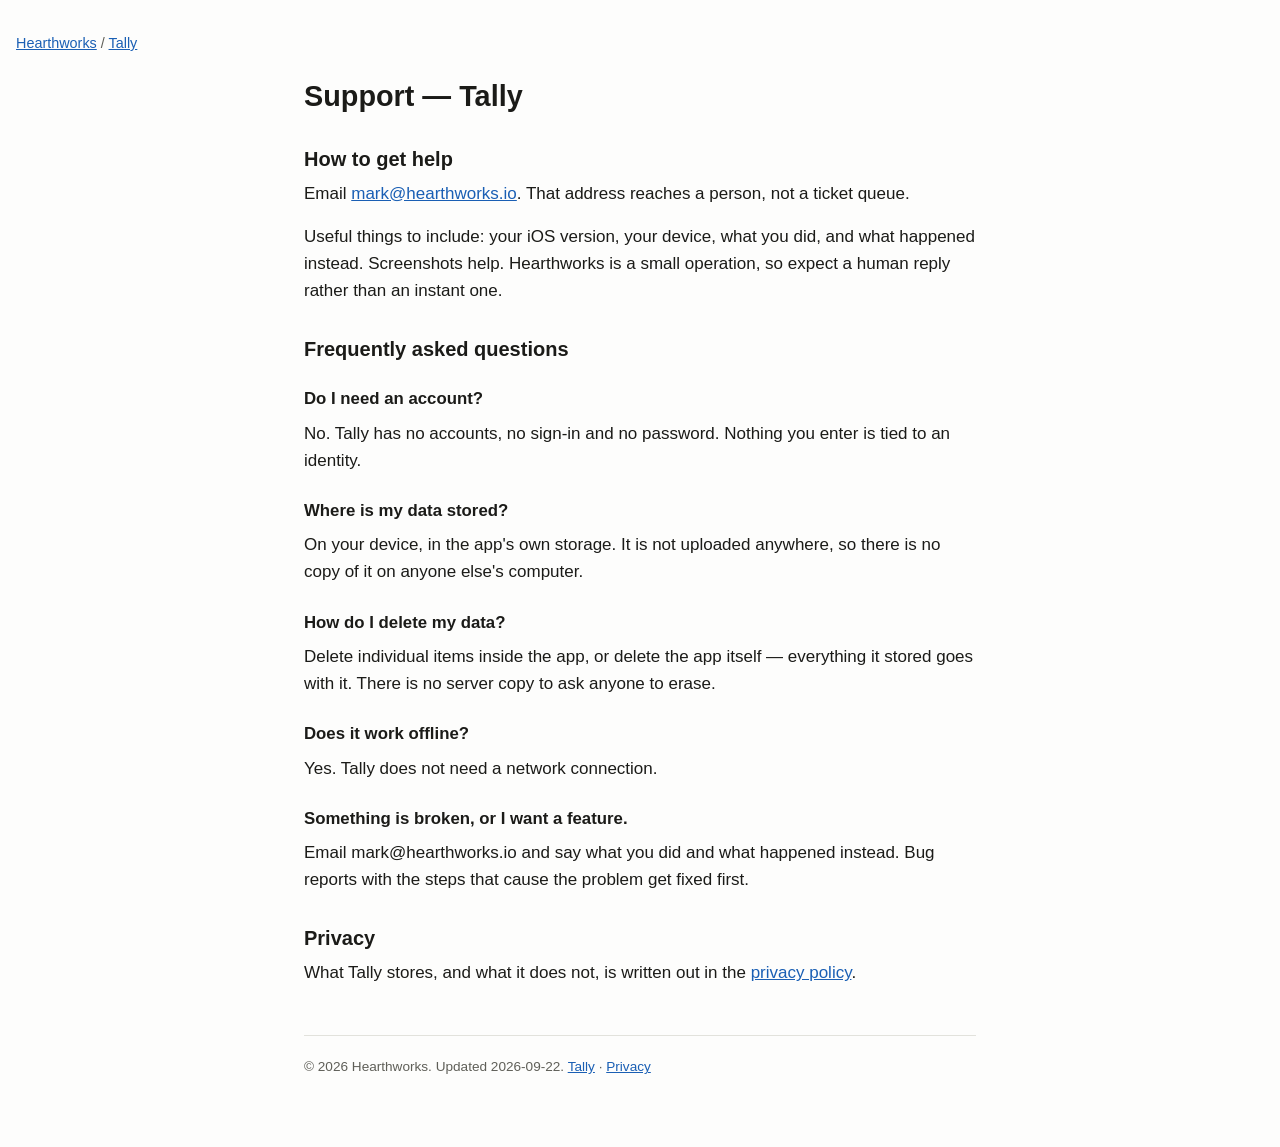
<file: tally/support.html>
<!doctype html>
<html lang="en">
<head>
<meta charset="utf-8">
<meta name="viewport" content="width=device-width, initial-scale=1">
<title>Support — Tally</title>
<meta name="description" content="Support and FAQ for Tally by Hearthworks.">
<link rel="stylesheet" href="../style.css">
</head>
<body>
<p class="nav"><a href="../">Hearthworks</a> / <a href="./">Tally</a></p>
<main>
<h1>Support — Tally</h1>
<h2>How to get help</h2>
<p>Email <a href="mailto:mark@hearthworks.io">mark@hearthworks.io</a>. That address reaches a person, not a ticket queue.</p>
<p>Useful things to include: your iOS version, your device, what you did, and what happened
instead. Screenshots help. Hearthworks is a small operation, so expect a human reply rather than
an instant one.</p>
<h2>Frequently asked questions</h2>
<h3>Do I need an account?</h3>
<p>No. Tally has no accounts, no sign-in and no password. Nothing you enter is tied to an identity.</p>
<h3>Where is my data stored?</h3>
<p>On your device, in the app's own storage. It is not uploaded anywhere, so there is no copy of it on anyone else's computer.</p>
<h3>How do I delete my data?</h3>
<p>Delete individual items inside the app, or delete the app itself — everything it stored goes with it. There is no server copy to ask anyone to erase.</p>
<h3>Does it work offline?</h3>
<p>Yes. Tally does not need a network connection.</p>
<h3>Something is broken, or I want a feature.</h3>
<p>Email mark@hearthworks.io and say what you did and what happened instead. Bug reports with the steps that cause the problem get fixed first.</p>
<h2>Privacy</h2>
<p>What Tally stores, and what it does not, is written out in the
<a href="privacy.html">privacy policy</a>.</p>
</main>
<footer>

<p class="fine">&copy; 2026 Hearthworks. Updated 2026-09-22.
<a href="./">Tally</a> &middot; <a href="privacy.html">Privacy</a></p>
</footer>
</body>
</html>
</file>
<file: style.css>
/* factory/templates/site/style.css — copied verbatim to site/style.css by render_site.py.
   One stylesheet for the whole factory site. System fonts, no webfonts, no JS, no frameworks. */

:root {
  color-scheme: light dark;
  --bg: #fdfdfc;
  --fg: #1b1b18;
  --muted: #5f5f58;
  --rule: #e2e2dc;
  --card: #ffffff;
  --link: #1a5fb4;
  --warn-bg: #fff6e0;
  --warn-fg: #7a4d00;
  --warn-rule: #e9c46a;
}

@media (prefers-color-scheme: dark) {
  :root {
    --bg: #16161a;
    --fg: #ececea;
    --muted: #a3a39c;
    --rule: #33333a;
    --card: #1e1e23;
    --link: #8ab4f8;
    --warn-bg: #2f2612;
    --warn-fg: #f0c674;
    --warn-rule: #7a5c1e;
  }
}

* { box-sizing: border-box; }

body {
  margin: 0;
  padding: 2rem 1rem 4rem;
  background: var(--bg);
  color: var(--fg);
  font: 17px/1.6 -apple-system, BlinkMacSystemFont, "Segoe UI", Roboto, Helvetica, Arial, sans-serif;
  -webkit-text-size-adjust: 100%;
}

body > * { max-width: 42rem; margin-left: auto; margin-right: auto; }

a { color: var(--link); }
a:hover { text-decoration: none; }

h1 { font-size: 1.8rem; line-height: 1.2; margin: 0 0 .25rem; }
h2 { font-size: 1.25rem; line-height: 1.3; margin: 2rem 0 .5rem; }
h3 { font-size: 1.05rem; margin: 1.5rem 0 .4rem; }

p, ul, ol, blockquote, table { margin: 0 0 1rem; }
ul, ol { padding-left: 1.4rem; }
li { margin: .25rem 0; }

code {
  font-family: ui-monospace, SFMono-Regular, Menlo, Consolas, monospace;
  font-size: .9em;
  background: var(--card);
  border: 1px solid var(--rule);
  border-radius: 4px;
  padding: .05em .3em;
}

pre {
  background: var(--card);
  border: 1px solid var(--rule);
  border-radius: 8px;
  padding: .75rem 1rem;
  overflow-x: auto;
}
pre code { background: none; border: 0; padding: 0; }

blockquote {
  border-left: 3px solid var(--rule);
  margin-left: 0;
  padding: .1rem 0 .1rem 1rem;
  color: var(--muted);
}

hr { border: 0; border-top: 1px solid var(--rule); margin: 2rem 0; }

/* Tables scroll rather than widening the page on a phone. */
.table-wrap { overflow-x: auto; margin: 0 0 1rem; }
table { border-collapse: collapse; width: 100%; font-size: .95rem; }
th, td { border: 1px solid var(--rule); padding: .4rem .6rem; text-align: left; vertical-align: top; }
th { background: var(--card); }

.nav { color: var(--muted); font-size: .9rem; margin: 0 0 1.5rem; }
.tagline { color: var(--muted); margin: 0 0 1.5rem; }
.lede { font-size: 1.1rem; }

.app-header { display: flex; gap: 1rem; align-items: center; flex-wrap: wrap; margin-bottom: 1.5rem; }
.app-header .icon { width: 96px; height: 96px; border-radius: 22%; box-shadow: 0 1px 4px rgba(0, 0, 0, .18); }
.app-header h1 { margin: 0; }
.app-header .tagline { margin: .2rem 0 0; }

.apps { list-style: none; padding: 0; }
.apps li { margin: 0 0 .75rem; }
.apps a {
  display: flex;
  gap: .9rem;
  align-items: center;
  padding: .75rem;
  border: 1px solid var(--rule);
  border-radius: 10px;
  background: var(--card);
  text-decoration: none;
  color: inherit;
}
.apps img { width: 56px; height: 56px; border-radius: 22%; }
.apps .name { font-weight: 600; }
.apps .sub { color: var(--muted); font-size: .9rem; display: block; }

.links { list-style: none; padding: 0; }
.links li { margin: .4rem 0; }

.human-required {
  background: var(--warn-bg);
  color: var(--warn-fg);
  border: 1px solid var(--warn-rule);
  border-radius: 8px;
  padding: .6rem .8rem;
  font-size: .9rem;
}

footer { border-top: 1px solid var(--rule); margin-top: 3rem; padding-top: 1rem; }
footer p { margin: .3rem 0; }
.fine { color: var(--muted); font-size: .85rem; }

@media (max-width: 420px) {
  body { padding: 1.25rem .9rem 3rem; font-size: 16px; }
  .app-header .icon { width: 72px; height: 72px; }
}
</file>
